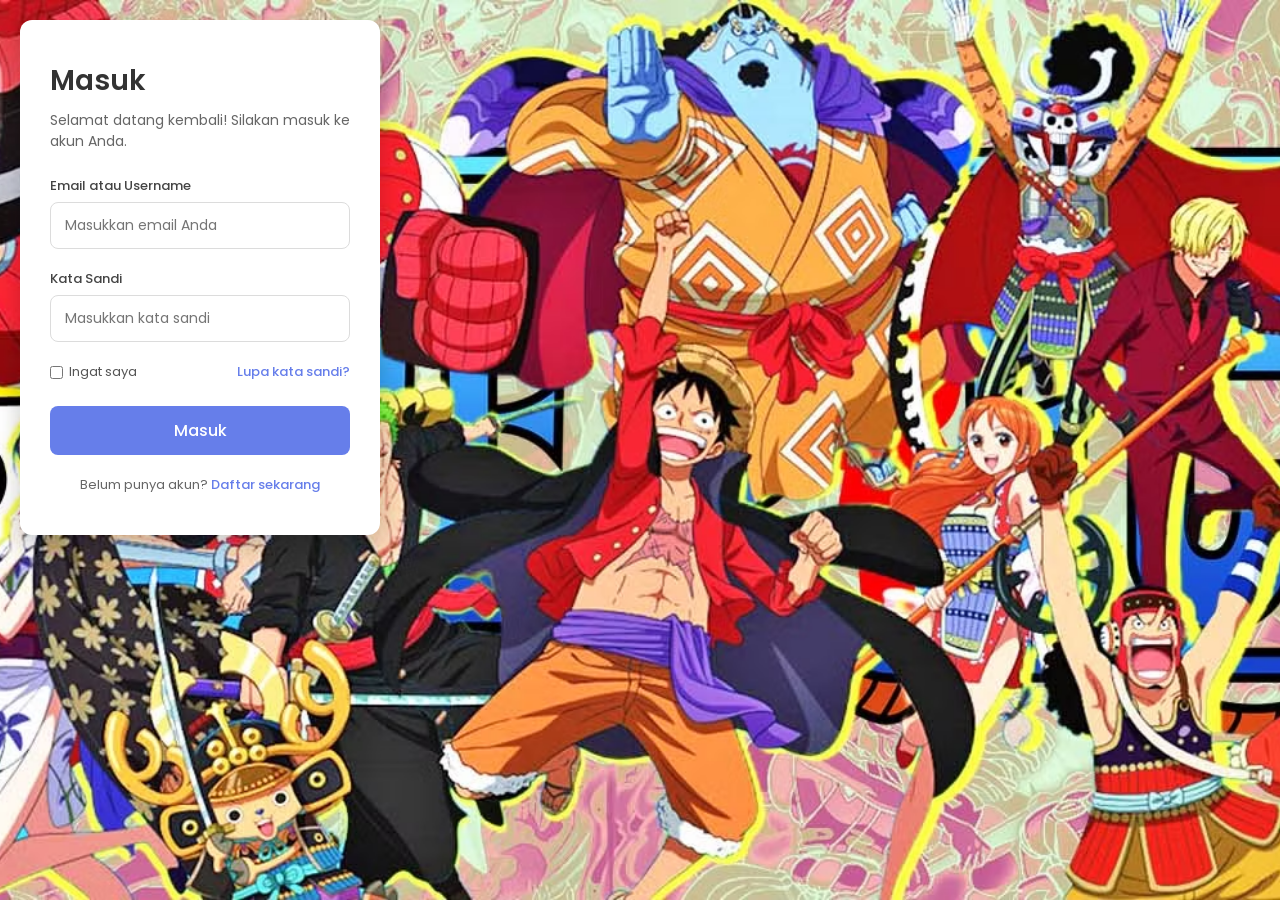
<file: index.html>
<!DOCTYPE html>
<html lang="id">
<head>
    <meta charset="UTF-8">
    <meta name="viewport" content="width=device-width, initial-scale=1.0">
    <title>Halaman Login</title>
    <!-- Menghubungkan file CSS -->
    <link rel="stylesheet" href="style.css">
    <!-- Menggunakan Font Poppins dari Google Fonts -->
    <link href="https://fonts.googleapis.com/css2?family=Poppins:wght@300;400;500;600&display=swap" rel="stylesheet">
</head>
<body>

    <div class="login-container">
        <form class="login-form">
            <h2>Masuk</h2>
            <p class="subtitle">Selamat datang kembali! Silakan masuk ke akun Anda.</p>

            <div class="input-group">
    <label for="email">Email atau Username</label>
    <input type="text" id="email" placeholder="Masukkan email Anda" required>
</div>

            <div class="input-group">
                <label for="password">Kata Sandi</label>
                <input type="password" id="password" placeholder="Masukkan kata sandi" required>
            </div>

            <div class="form-actions">
                <label class="remember-me">
                    <input type="checkbox"> Ingat saya
                </label>
                <a href="#" class="forgot-password">Lupa kata sandi?</a>
            </div>

            <button type="submit" class="btn-login">Masuk</button>

            <p class="register-link">
                Belum punya akun? <a href="#">Daftar sekarang</a>
            </p>
        </form>
    </div>
<!-- Hubungkan file JavaScript di sini -->
    <script src="script.js"></script>
</body>
</html>
</file>
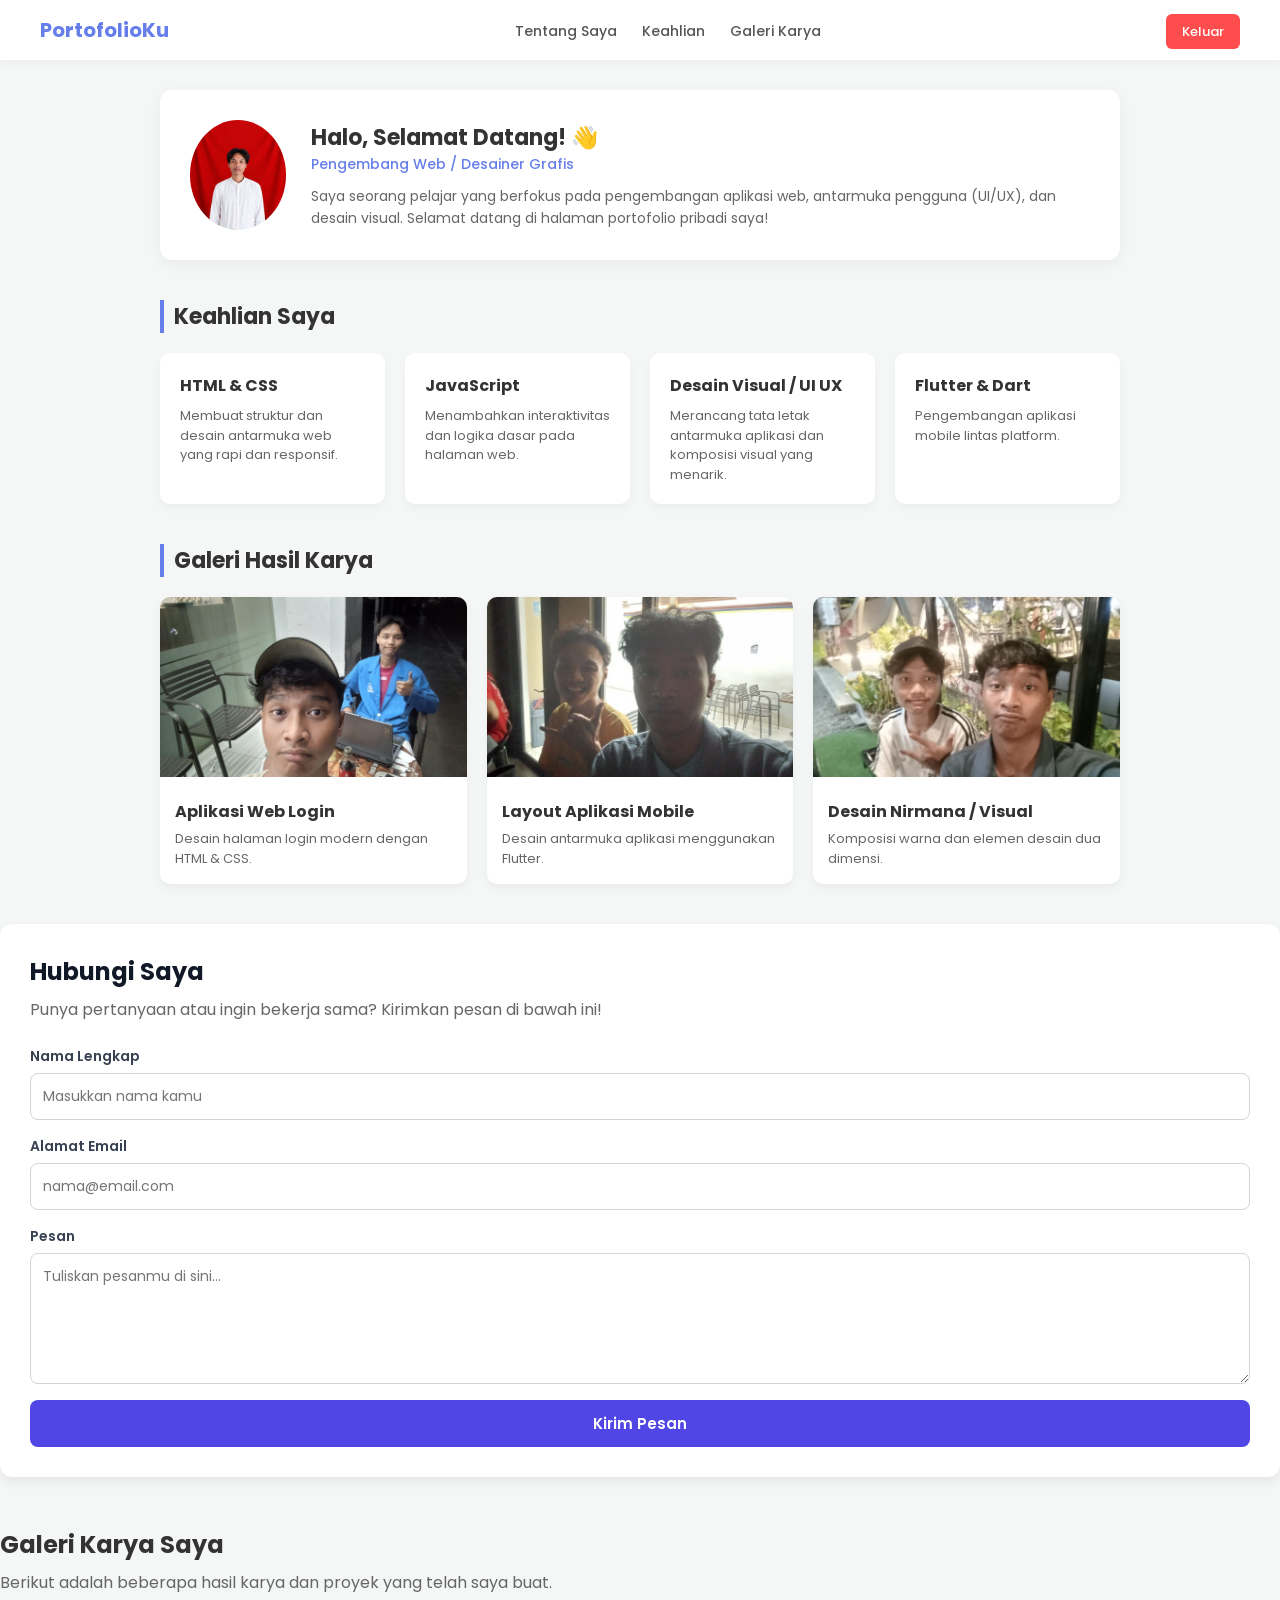
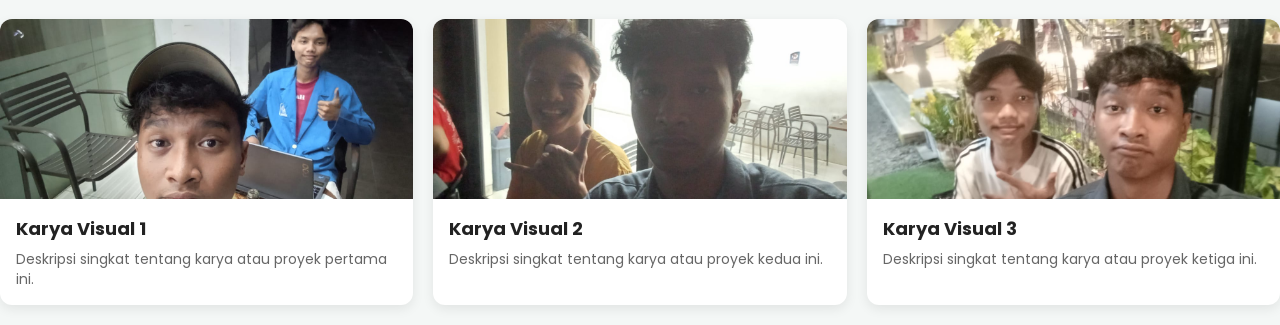
<file: dashboard.html>
<!DOCTYPE html>
<html lang="id">
<head>
    <meta charset="UTF-8">
    <meta name="viewport" content="width=device-width, initial-scale=1.0">
    <title>Dashboard Profil - Portfolio Saya</title>
    <link rel="stylesheet" href="dashboard.css">
    <!-- Google Fonts -->
    <link href="https://fonts.googleapis.com/css2?family=Poppins:wght@300;400;500;600;700&display=swap" rel="stylesheet">
</head>
<body>

    <!-- Navigasi Atas -->
    <nav class="navbar">
        <div class="logo">PortofolioKu</div>
        <ul class="nav-links">
            <li><a href="#about">Tentang Saya</a></li>
            <li><a href="#skills">Keahlian</a></li>
            <li><a href="#gallery">Galeri Karya</a></li>
        </ul>
        <div class="user-action">
            <a href="index.html" class="btn-logout">Keluar</a>
        </div>
    </nav>

    <div class="main-container">
        <!-- Bagian 1: Tentang Saya (About Me) -->
        <section id="about" class="section profile-card">
            <div class="profile-header">
                <img src="poto_profil.jpeg" alt="Foto Profil" class="profile-img">
                <div class="profile-info">
                    <h2 id="nama-user">Halo, Selamat Datang! 👋</h2>
                    <p class="role">Pengembang Web / Desainer Grafis</p>
                    <p class="bio">
                        Saya seorang pelajar yang berfokus pada pengembangan aplikasi web, antarmuka pengguna (UI/UX), dan desain visual. Selamat datang di halaman portofolio pribadi saya!
                    </p>
                </div>
            </div>
        </section>

        <!-- Bagian 2: Daftar Keahlian (Skills) -->
        <section id="skills" class="section">
            <h2 class="section-title">Keahlian Saya</h2>
            <div class="skills-grid">
                <div class="skill-card">
                    <h3>HTML & CSS</h3>
                    <p>Membuat struktur dan desain antarmuka web yang rapi dan responsif.</p>
                </div>
                <div class="skill-card">
                    <h3>JavaScript</h3>
                    <p>Menambahkan interaktivitas dan logika dasar pada halaman web.</p>
                </div>
                <div class="skill-card">
                    <h3>Desain Visual / UI UX</h3>
                    <p>Merancang tata letak antarmuka aplikasi dan komposisi visual yang menarik.</p>
                </div>
                <div class="skill-card">
                    <h3>Flutter & Dart</h3>
                    <p>Pengembangan aplikasi mobile lintas platform.</p>
                </div>
            </div>
        </section>

        <!-- Bagian 3: Galeri Hasil Karya (Gallery) -->
        <section id="gallery" class="section">
            <h2 class="section-title">Galeri Hasil Karya</h2>
            <div class="gallery-grid">
                <div class="gallery-item">
                    <img src="karya2.jpeg" alt="Proyek 1">
                    <div class="gallery-info">
                        <h4>Aplikasi Web Login</h4>
                        <p>Desain halaman login modern dengan HTML & CSS.</p>
                    </div>
                </div>
                <div class="gallery-item">
                    <img src="karya3.jpeg" alt="Proyek 2">
                    <div class="gallery-info">
                        <h4>Layout Aplikasi Mobile</h4>
                        <p>Desain antarmuka aplikasi menggunakan Flutter.</p>
                    </div>
                </div>
                <div class="gallery-item">
                    <img src="karya4.jpeg" alt="Proyek 3">
                    <div class="gallery-info">
                        <h4>Desain Nirmana / Visual</h4>
                        <p>Komposisi warna dan elemen desain dua dimensi.</p>
                    </div>
                </div>
            </div>
        </section>
    </div>
    <!-- Bagian Form Kontak -->
<section id="contact" class="contact-section">
    <h2>Hubungi Saya</h2>
    <p class="section-desc">Punya pertanyaan atau ingin bekerja sama? Kirimkan pesan di bawah ini!</p>

    <form action="https://api.web3forms.com/submit" method="POST" class="contact-form">
    <!-- Masukkan Access Key milikmu di dalam value di bawah ini -->
    <input type="hidden" name="access_key" value="1bd6b22e-0411-4540-93c0-f9daa3ed5e6e">
        <div class="form-group">
            <label for="name">Nama Lengkap</label>
            <input type="text" id="name" name="name" placeholder="Masukkan nama kamu" required>
        </div>

        <div class="form-group">
            <label for="email">Alamat Email</label>
            <input type="email" id="email" name="email" placeholder="nama@email.com" required>
        </div>

        <div class="form-group">
            <label for="message">Pesan</label>
            <textarea id="message" name="message" rows="5" placeholder="Tuliskan pesanmu di sini..." required></textarea>
        </div>

        <button type="submit" class="btn-submit">Kirim Pesan</button>
    </form>
</section>
    <!-- Bagian Galeri Karya -->
<section class="portfolio-section">
    <h2>Galeri Karya Saya</h2>
    <p class="section-desc">Berikut adalah beberapa hasil karya dan proyek yang telah saya buat.</p>

    <div class="portfolio-grid">
        <!-- Kartu Karya 1 -->
        <div class="portfolio-card">
            <img src="karya2.jpeg" alt="Karya 1">
            <div class="card-info">
                <h3>Karya Visual 1</h3>
                <p>Deskripsi singkat tentang karya atau proyek pertama ini.</p>
            </div>
        </div>

        <!-- Kartu Karya 2 -->
        <div class="portfolio-card">
            <img src="karya3.jpeg" alt="Karya 2">
            <div class="card-info">
                <h3>Karya Visual 2</h3>
                <p>Deskripsi singkat tentang karya atau proyek kedua ini.</p>
            </div>
        </div>

        <!-- Kartu Karya 3 -->
        <div class="portfolio-card">
            <img src="karya4.jpeg" alt="Karya 3">
            <div class="card-info">
                <h3>Karya Visual 3</h3>
                <p>Deskripsi singkat tentang karya atau proyek ketiga ini.</p>
            </div>
        </div>
    </div>
</section>
<script>
        // Mengambil data email/nama yang disimpan saat login
        const user = localStorage.getItem('namaPengguna');
        
        // Jika datanya ada, ubah teks judul secara otomatis
        if (user) {
            document.getElementById('nama-user').innerText = `Halo, ${user}! 👋`;
        }
    </script>
</body>
</html>
</file>
<file: style.css>
/* Pengaturan Dasar */
* {
    margin: 0;
    padding: 0;
    box-sizing: border-box;
    font-family: 'Poppins', sans-serif;
}

body {
    /* Menghubungkan ke file gambar wallpaper */
    background-image: url('baground.avif');

    /* Agar gambar memenuhi seluruh layar laptop/HP */
    background-size: cover;

    /* Agar gambar posisinya selalu di tengah */
    background-position: center;

    /* Agar gambar tidak mengulang (no-repeat) */
    background-repeat: no-repeat;

    /* Agar background tidak ikut bergeser saat di-scroll */
    background-attachment: fixed;
}

/* Kontainer Utama Login */
.login-container {
    width: 100%;
    max-width: 400px;
    padding: 20px;
}

/* Kotak Form */
.login-form {
    background: #ffffff;
    padding: 40px 30px;
    border-radius: 12px;
    box-shadow: 0 10px 25px rgba(0, 0, 0, 0.2);
}

.login-form h2 {
    font-size: 28px;
    color: #333333;
    margin-bottom: 8px;
    font-weight: 600;
}

.subtitle {
    font-size: 14px;
    color: #666666;
    margin-bottom: 24px;
}

/* Grup Input Form */
.input-group {
    margin-bottom: 20px;
}

.input-group label {
    display: block;
    font-size: 13px;
    color: #444444;
    margin-bottom: 6px;
    font-weight: 500;
}

.input-group input {
    width: 100%;
    padding: 12px 14px;
    border: 1px solid #dcdcdc;
    border-radius: 8px;
    font-size: 14px;
    outline: none;
    transition: border-color 0.3s, box-shadow 0.3s;
}

.input-group input:focus {
    border-color: #667eea;
    box-shadow: 0 0 0 3px rgba(102, 126, 234, 0.15);
}

/* Aksi Tambahan (Ingat Saya & Lupa Sandi) */
.form-actions {
    display: flex;
    justify-content: space-between;
    align-items: center;
    font-size: 13px;
    margin-bottom: 24px;
}

.remember-me {
    display: flex;
    align-items: center;
    gap: 6px;
    color: #555555;
    cursor: pointer;
}

.forgot-password {
    color: #667eea;
    text-decoration: none;
    font-weight: 500;
}

.forgot-password:hover {
    text-decoration: underline;
}

/* Tombol Login */
.btn-login {
    width: 100%;
    padding: 12px;
    background: #667eea;
    border: none;
    border-radius: 8px;
    color: #ffffff;
    font-size: 16px;
    font-weight: 500;
    cursor: pointer;
    transition: background 0.3s;
}

.btn-login:hover {
    background: #5a6fd6;
}

/* Tautan Daftar */
.register-link {
    text-align: center;
    font-size: 13px;
    color: #666666;
    margin-top: 20px;
}

.register-link a {
    color: #667eea;
    text-decoration: none;
    font-weight: 500;
}

.register-link a:hover {
    text-decoration: underline;
}

/* Responsif untuk Layar Ponsel */
@media (max-width: 480px) {
    .login-form {
        padding: 30px 20px;
    }
}
</file>
<file: dashboard.css>
* {
    margin: 0;
    padding: 0;
    box-sizing: border-box;
    font-family: 'Poppins', sans-serif;
}

body {
    background-color: #f4f7f6;
    color: #333;
}

/* Navigasi / Navbar */
.navbar {
    background-color: #ffffff;
    padding: 15px 40px;
    display: flex;
    justify-content: space-between;
    align-items: center;
    position: sticky;
    top: 0;
    z-index: 100;
    box-shadow: 0 2px 10px rgba(0, 0, 0, 0.05);
}

.logo {
    font-size: 20px;
    font-weight: 700;
    color: #667eea;
}

.nav-links {
    display: flex;
    list-style: none;
    gap: 25px;
}

.nav-links a {
    text-decoration: none;
    color: #555;
    font-weight: 500;
    font-size: 14px;
    transition: color 0.3s;
}

.nav-links a:hover {
    color: #667eea;
}

.btn-logout {
    padding: 8px 16px;
    background-color: #ff4d4d;
    color: white;
    text-decoration: none;
    border-radius: 6px;
    font-size: 13px;
    font-weight: 500;
    transition: background 0.3s;
}

.btn-logout:hover {
    background-color: #e04343;
}

/* Kontainer Utama */
.main-container {
    max-width: 1000px;
    margin: 30px auto;
    padding: 0 20px;
}

.section {
    margin-bottom: 40px;
}

.section-title {
    font-size: 22px;
    margin-bottom: 20px;
    color: #333;
    border-left: 4px solid #667eea;
    padding-left: 10px;
}

/* Bagian Profile / About Me */
.profile-card {
    background: #ffffff;
    padding: 30px;
    border-radius: 12px;
    box-shadow: 0 4px 15px rgba(0,0,0,0.05);
}

.profile-header {
    display: flex;
    align-items: center;
    gap: 25px;
}

.profile-img {
    width: 110px;
    height: 110px;
    border-radius: 50%;
    object-fit: cover;
}

.profile-info h2 {
    font-size: 22px;
    color: #333;
}

.role {
    color: #667eea;
    font-weight: 500;
    font-size: 14px;
    margin-bottom: 10px;
}

.bio {
    font-size: 14px;
    color: #666;
    line-height: 1.6;
}

/* Grid Keahlian (Skills) */
.skills-grid {
    display: grid;
    grid-template-columns: repeat(auto-fit, minmax(220px, 1fr));
    gap: 20px;
}

.skill-card {
    background: white;
    padding: 20px;
    border-radius: 10px;
    box-shadow: 0 4px 10px rgba(0,0,0,0.04);
    transition: transform 0.3s;
}

.skill-card:hover {
    transform: translateY(-5px);
}

.skill-card h3 {
    font-size: 16px;
    color: #333;
    margin-bottom: 8px;
}

.skill-card p {
    font-size: 13px;
    color: #666;
    line-height: 1.5;
}

/* Grid Galeri Karya (Gallery) */
.gallery-grid {
    display: grid;
    grid-template-columns: repeat(auto-fit, minmax(280px, 1fr));
    gap: 20px;
}

.gallery-item {
    background: white;
    border-radius: 10px;
    overflow: hidden;
    box-shadow: 0 4px 10px rgba(0,0,0,0.05);
    transition: transform 0.3s;
}

.gallery-item:hover {
    transform: translateY(-5px);
}

.gallery-item img {
    width: 100%;
    height: 180px;
    object-fit: cover;
}

.gallery-info {
    padding: 15px;
}

.gallery-info h4 {
    font-size: 16px;
    color: #333;
    margin-bottom: 5px;
}

.gallery-info p {
    font-size: 13px;
    color: #666;
}

/* Responsif Layar HP */
@media (max-width: 600px) {
    .profile-header {
        flex-direction: column;
        text-align: center;
    }
    
    .navbar {
        padding: 15px 20px;
    }

    .nav-links {
        display: none; /* Sembunyikan menu di HP agar simpel */
    }
}
/* Styling Galeri Karya */
.portfolio-section {
    margin-top: 30px;
    padding: 20px 0;
}

.portfolio-section h2 {
    font-size: 24px;
    margin-bottom: 8px;
    color: #333;
}

.section-desc {
    color: #666;
    margin-bottom: 24px;
}

/* Grid Layout */
.portfolio-grid {
    display: grid;
    grid-template-columns: repeat(auto-fit, minmax(250px, 1fr));
    gap: 20px;
}

/* Kartu Portofolio */
.portfolio-card {
    background: #ffffff;
    border-radius: 12px;
    overflow: hidden;
    box-shadow: 0 4px 12px rgba(0, 0, 0, 0.08);
    transition: transform 0.3s ease, box-shadow 0.3s ease;
}

.portfolio-card:hover {
    transform: translateY(-5px);
    box-shadow: 0 8px 20px rgba(0, 0, 0, 0.15);
}

.portfolio-card img {
    width: 100%;
    height: 180px;
    object-fit: cover;
    display: block;
}

.card-info {
    padding: 16px;
}

.card-info h3 {
    margin: 0 0 8px 0;
    font-size: 18px;
    color: #222;
}

.card-info p {
    margin: 0;
    font-size: 14px;
    color: #666;
    line-height: 1.4;
}
/* Styling Form Kontak */
.contact-section {
    margin-top: 40px;
    padding: 30px;
    background: #ffffff;
    border-radius: 12px;
    box-shadow: 0 4px 12px rgba(0, 0, 0, 0.08);
}

.contact-section h2 {
    font-size: 24px;
    margin-bottom: 8px;
    color: #111827;
}

.contact-form {
    display: flex;
    flex-direction: column;
    gap: 16px;
    margin-top: 20px;
}

.form-group {
    display: flex;
    flex-direction: column;
    gap: 6px;
}

.form-group label {
    font-size: 14px;
    font-weight: 600;
    color: #374151;
}

.form-group input,
.form-group textarea {
    padding: 12px;
    border: 1px solid #d1d5db;
    border-radius: 8px;
    font-size: 14px;
    outline: none;
    transition: border-color 0.2s;
}

.form-group input:focus,
.form-group textarea:focus {
    border-color: #4f46e5;
}

.btn-submit {
    background-color: #4f46e5;
    color: white;
    padding: 12px 20px;
    border: none;
    border-radius: 8px;
    font-size: 15px;
    font-weight: 600;
    cursor: pointer;
    transition: background-color 0.3s ease;
}

.btn-submit:hover {
    background-color: #4338ca;
}
</file>
